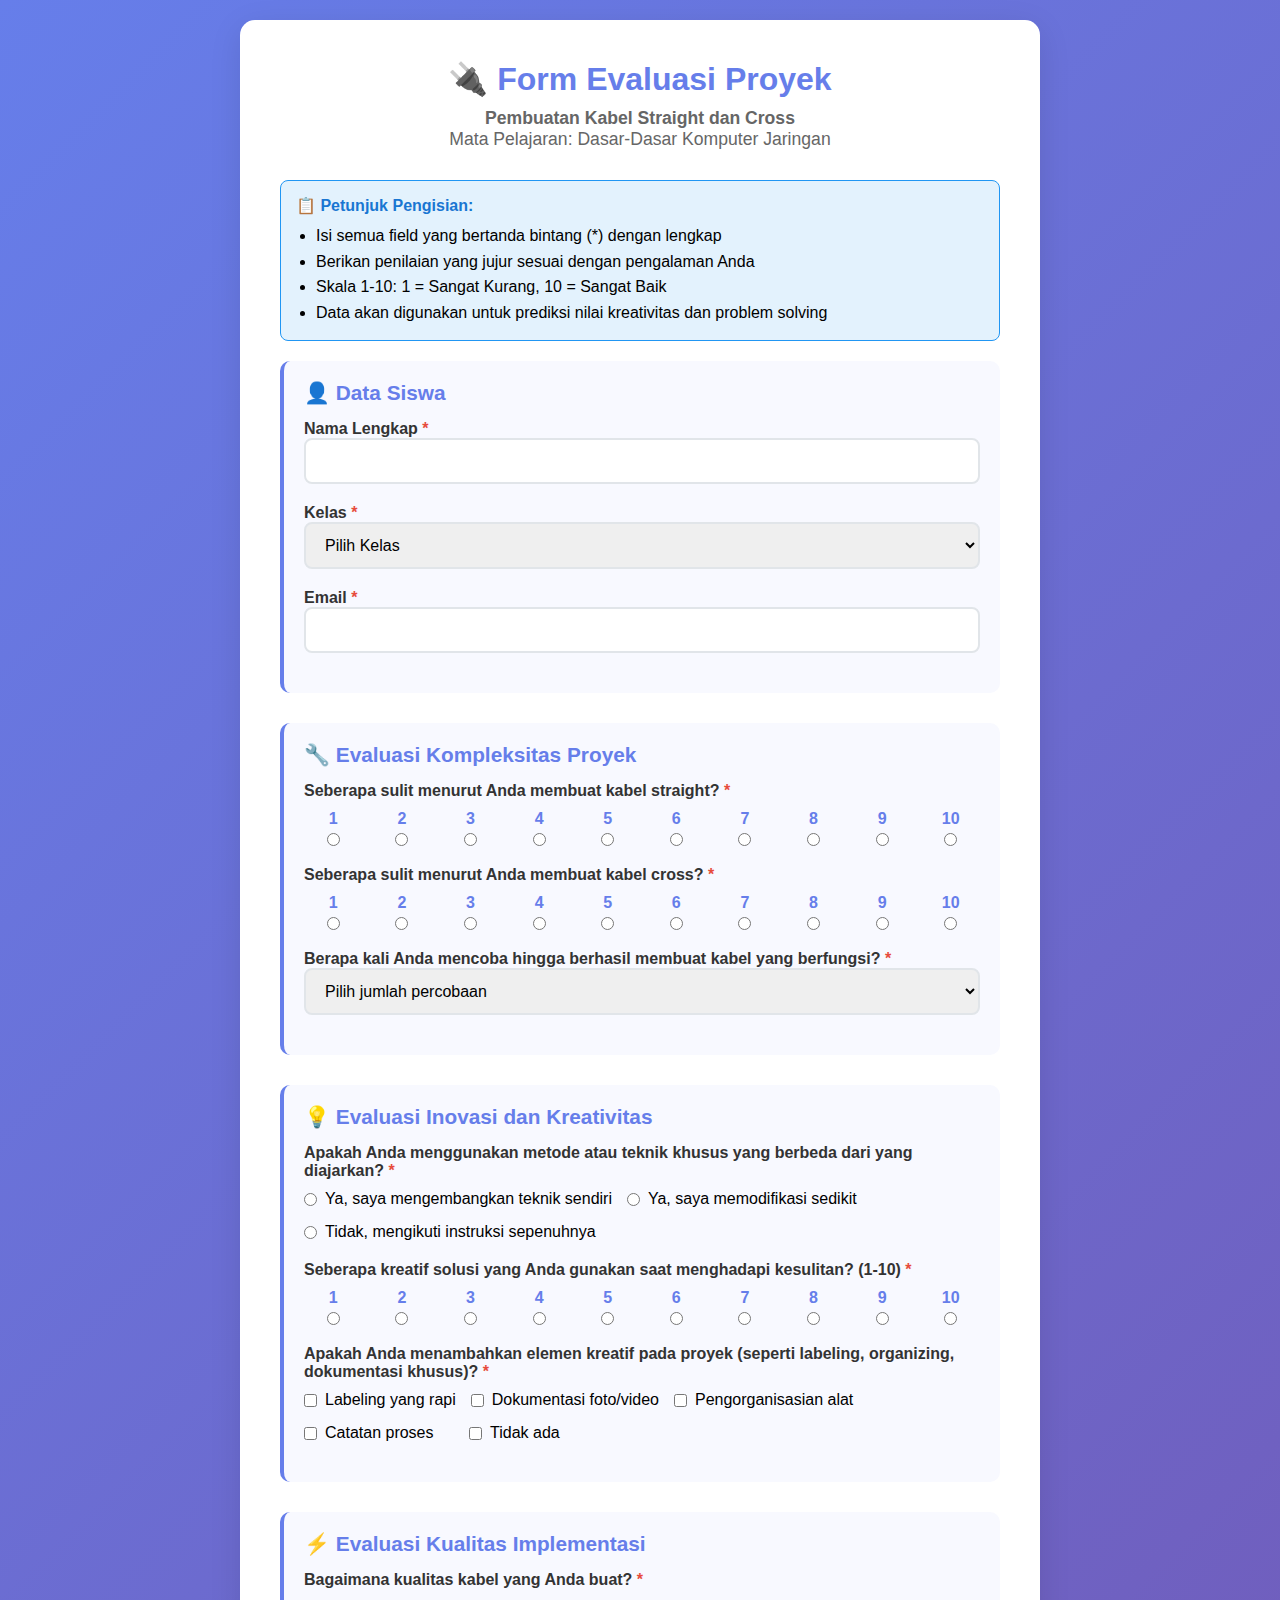
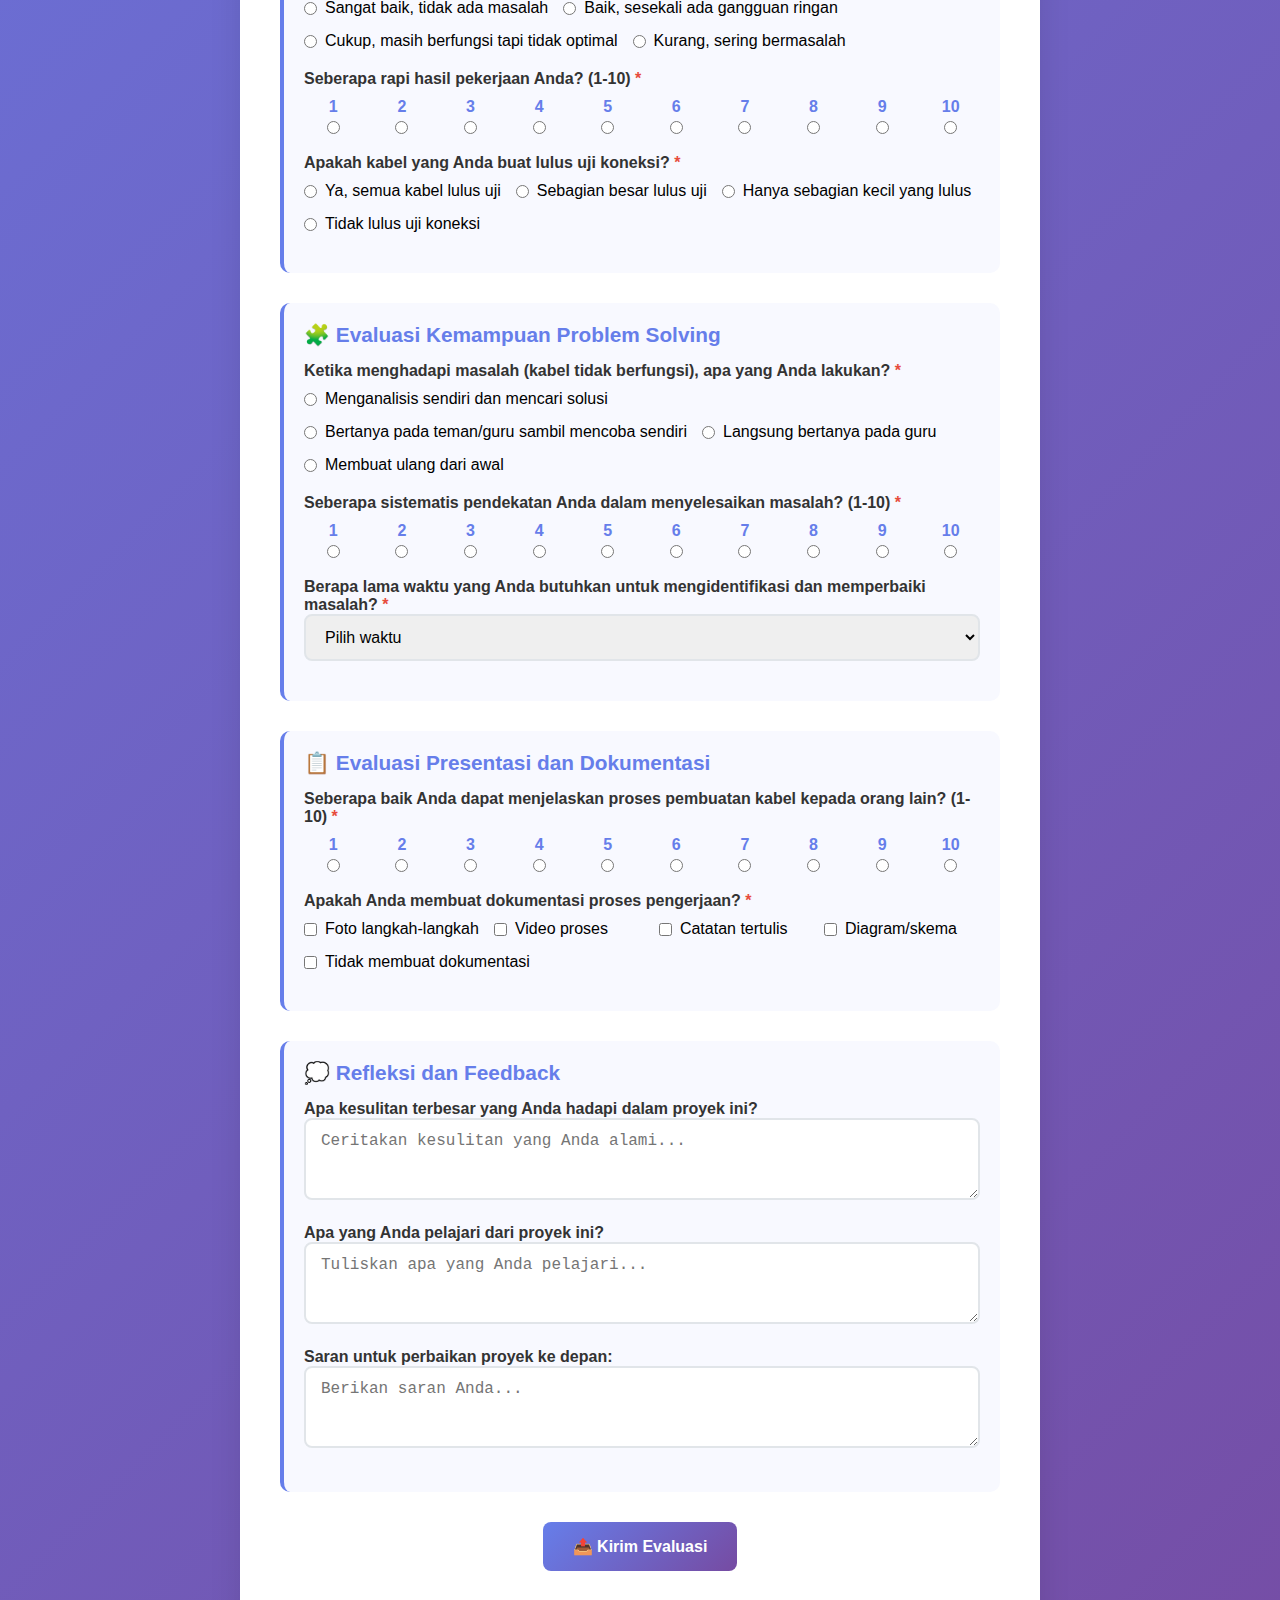
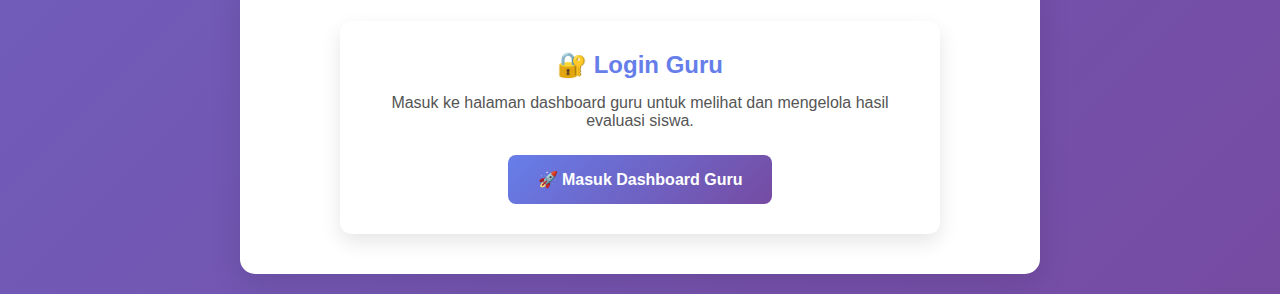
<file: form.html>
<!DOCTYPE html>
<html lang="id">
<head>
    <meta charset="UTF-8">
    <meta name="viewport" content="width=device-width, initial-scale=1.0">
    <title>Form Evaluasi Proyek - Pembuatan Kabel Straight dan Cross</title>
    <style>
        * {
            margin: 0;
            padding: 0;
            box-sizing: border-box;
        }
        
        body {
            font-family: 'Segoe UI', Tahoma, Geneva, Verdana, sans-serif;
            background: linear-gradient(135deg, #667eea 0%, #764ba2 100%);
            min-height: 100vh;
            padding: 20px;
        }
        
        .form-container {
            max-width: 800px;
            margin: 0 auto;
            background: white;
            border-radius: 15px;
            box-shadow: 0 8px 32px rgba(0,0,0,0.1);
            padding: 40px;
        }
        
        .form-header {
            text-align: center;
            margin-bottom: 30px;
        }
        
        .form-header h1 {
            color: #667eea;
            margin-bottom: 10px;
            font-size: 2em;
        }
        
        .form-header p {
            color: #666;
            font-size: 1.1em;
        }
        
        .section {
            margin-bottom: 30px;
            padding: 20px;
            background: #f8f9ff;
            border-radius: 10px;
            border-left: 4px solid #667eea;
        }
        
        .section-title {
            color: #667eea;
            font-size: 1.3em;
            margin-bottom: 15px;
            font-weight: bold;
        }
        
        .question-group {
            margin-bottom: 20px;
        }
        
        .question {
            font-weight: 600;
            margin-bottom: 10px;
            color: #333;
        }
        
        .required {
            color: #e74c3c;
        }
        
        input[type="text"], input[type="email"], textarea, select {
            width: 100%;
            padding: 12px 15px;
            border: 2px solid #e1e5e9;
            border-radius: 8px;
            font-size: 16px;
            transition: border-color 0.3s ease;
        }
        
        input:focus, textarea:focus, select:focus {
            outline: none;
            border-color: #667eea;
            box-shadow: 0 0 0 3px rgba(102, 126, 234, 0.1);
        }
        
        .radio-group, .checkbox-group {
            display: flex;
            flex-wrap: wrap;
            gap: 15px;
            margin-top: 10px;
        }
        
        .radio-item, .checkbox-item {
            display: flex;
            align-items: center;
            gap: 8px;
            min-width: 150px;
        }
        
        .scale-group {
            display: grid;
            grid-template-columns: repeat(10, 1fr);
            gap: 10px;
            margin-top: 10px;
            text-align: center;
        }
        
        .scale-item {
            display: flex;
            flex-direction: column;
            align-items: center;
            gap: 5px;
        }
        
        .scale-number {
            font-weight: bold;
            color: #667eea;
        }
        
        .btn {
            background: linear-gradient(135deg, #667eea 0%, #764ba2 100%);
            color: white;
            border: none;
            padding: 15px 30px;
            border-radius: 8px;
            font-size: 16px;
            font-weight: 600;
            cursor: pointer;
            transition: transform 0.3s ease;
            display: block;
            margin: 30px auto 0;
        }
        
        .btn:hover {
            transform: translateY(-2px);
            box-shadow: 0 5px 15px rgba(0,0,0,0.2);
        }
        
        .info-box {
            background: #e3f2fd;
            border: 1px solid #2196f3;
            border-radius: 8px;
            padding: 15px;
            margin: 20px 0;
        }
        
        .info-box h4 {
            color: #1976d2;
            margin-bottom: 8px;
        }
        
        @media (max-width: 768px) {
            .form-container {
                padding: 20px;
            }
            
            .scale-group {
                grid-template-columns: repeat(5, 1fr);
            }
            
            .radio-group, .checkbox-group {
                flex-direction: column;
                gap: 10px;
            }
        }
        
        .success-message {
            display: none;
            background: #d4edda;
            border: 1px solid #c3e6cb;
            color: #155724;
            padding: 20px;
            border-radius: 8px;
            text-align: center;
            margin-top: 20px;
        }
    </style>
</head>
<body>
    <div class="form-container">
        <div class="form-header">
            <h1>🔌 Form Evaluasi Proyek</h1>
            <p><strong>Pembuatan Kabel Straight dan Cross</strong></p>
            <p>Mata Pelajaran: Dasar-Dasar Komputer Jaringan</p>
        </div>
        
        <div class="info-box">
            <h4>📋 Petunjuk Pengisian:</h4>
            <ul style="margin-left: 20px; line-height: 1.6;">
                <li>Isi semua field yang bertanda bintang (*) dengan lengkap</li>
                <li>Berikan penilaian yang jujur sesuai dengan pengalaman Anda</li>
                <li>Skala 1-10: 1 = Sangat Kurang, 10 = Sangat Baik</li>
                <li>Data akan digunakan untuk prediksi nilai kreativitas dan problem solving</li>
            </ul>
        </div>

        <form id="evaluationForm">
            <!-- Data Siswa -->
            <div class="section">
                <h3 class="section-title">👤 Data Siswa</h3>
                
                <div class="question-group">
                    <label class="question">Nama Lengkap <span class="required">*</span></label>
                    <input type="text" name="nama" required>
                </div>
                
                <div class="question-group">
                    <label class="question">Kelas <span class="required">*</span></label>
                    <select name="kelas" required>
                        <option value="">Pilih Kelas</option>
                        <option value="X TKJ 1">X TKJ 1</option>
                        <option value="X TKJ 2">X TKJ 2</option>
                        <option value="X TKJ 3">X TKJ 3</option>
                        <option value="XI TKJ 1">XI TKJ 1</option>
                        <option value="XI TKJ 2">XI TKJ 2</option>
                    </select>
                </div>
                
                <div class="question-group">
                    <label class="question">Email <span class="required">*</span></label>
                    <input type="email" name="email" required>
                </div>
            </div>

            <!-- Evaluasi Kompleksitas Proyek -->
            <div class="section">
                <h3 class="section-title">🔧 Evaluasi Kompleksitas Proyek</h3>
                
                <div class="question-group">
                    <label class="question">Seberapa sulit menurut Anda membuat kabel straight? <span class="required">*</span></label>
                    <div class="scale-group">
                        <div class="scale-item"><div class="scale-number">1</div><input type="radio" name="kesulitan_straight" value="1" required></div>
                        <div class="scale-item"><div class="scale-number">2</div><input type="radio" name="kesulitan_straight" value="2" required></div>
                        <div class="scale-item"><div class="scale-number">3</div><input type="radio" name="kesulitan_straight" value="3" required></div>
                        <div class="scale-item"><div class="scale-number">4</div><input type="radio" name="kesulitan_straight" value="4" required></div>
                        <div class="scale-item"><div class="scale-number">5</div><input type="radio" name="kesulitan_straight" value="5" required></div>
                        <div class="scale-item"><div class="scale-number">6</div><input type="radio" name="kesulitan_straight" value="6" required></div>
                        <div class="scale-item"><div class="scale-number">7</div><input type="radio" name="kesulitan_straight" value="7" required></div>
                        <div class="scale-item"><div class="scale-number">8</div><input type="radio" name="kesulitan_straight" value="8" required></div>
                        <div class="scale-item"><div class="scale-number">9</div><input type="radio" name="kesulitan_straight" value="9" required></div>
                        <div class="scale-item"><div class="scale-number">10</div><input type="radio" name="kesulitan_straight" value="10" required></div>
                    </div>
                </div>
                
                <div class="question-group">
                    <label class="question">Seberapa sulit menurut Anda membuat kabel cross? <span class="required">*</span></label>
                    <div class="scale-group">
                        <div class="scale-item"><div class="scale-number">1</div><input type="radio" name="kesulitan_cross" value="1" required></div>
                        <div class="scale-item"><div class="scale-number">2</div><input type="radio" name="kesulitan_cross" value="2" required></div>
                        <div class="scale-item"><div class="scale-number">3</div><input type="radio" name="kesulitan_cross" value="3" required></div>
                        <div class="scale-item"><div class="scale-number">4</div><input type="radio" name="kesulitan_cross" value="4" required></div>
                        <div class="scale-item"><div class="scale-number">5</div><input type="radio" name="kesulitan_cross" value="5" required></div>
                        <div class="scale-item"><div class="scale-number">6</div><input type="radio" name="kesulitan_cross" value="6" required></div>
                        <div class="scale-item"><div class="scale-number">7</div><input type="radio" name="kesulitan_cross" value="7" required></div>
                        <div class="scale-item"><div class="scale-number">8</div><input type="radio" name="kesulitan_cross" value="8" required></div>
                        <div class="scale-item"><div class="scale-number">9</div><input type="radio" name="kesulitan_cross" value="9" required></div>
                        <div class="scale-item"><div class="scale-number">10</div><input type="radio" name="kesulitan_cross" value="10" required></div>
                    </div>
                </div>
                
                <div class="question-group">
                    <label class="question">Berapa kali Anda mencoba hingga berhasil membuat kabel yang berfungsi? <span class="required">*</span></label>
                    <select name="jumlah_percobaan" required>
                        <option value="">Pilih jumlah percobaan</option>
                        <option value="1">1 kali (langsung berhasil)</option>
                        <option value="2">2 kali</option>
                        <option value="3">3 kali</option>
                        <option value="4">4 kali</option>
                        <option value="5">5 kali atau lebih</option>
                    </select>
                </div>
            </div>

            <!-- Evaluasi Inovasi dan Kreativitas -->
            <div class="section">
                <h3 class="section-title">💡 Evaluasi Inovasi dan Kreativitas</h3>
                
                <div class="question-group">
                    <label class="question">Apakah Anda menggunakan metode atau teknik khusus yang berbeda dari yang diajarkan? <span class="required">*</span></label>
                    <div class="radio-group">
                        <div class="radio-item"><input type="radio" name="metode_khusus" value="Ya, saya mengembangkan teknik sendiri" required> Ya, saya mengembangkan teknik sendiri</div>
                        <div class="radio-item"><input type="radio" name="metode_khusus" value="Ya, saya memodifikasi sedikit" required> Ya, saya memodifikasi sedikit</div>
                        <div class="radio-item"><input type="radio" name="metode_khusus" value="Tidak, mengikuti instruksi sepenuhnya" required> Tidak, mengikuti instruksi sepenuhnya</div>
                    </div>
                </div>
                
                <div class="question-group">
                    <label class="question">Seberapa kreatif solusi yang Anda gunakan saat menghadapi kesulitan? (1-10) <span class="required">*</span></label>
                    <div class="scale-group">
                        <div class="scale-item"><div class="scale-number">1</div><input type="radio" name="kreativitas_solusi" value="1" required></div>
                        <div class="scale-item"><div class="scale-number">2</div><input type="radio" name="kreativitas_solusi" value="2" required></div>
                        <div class="scale-item"><div class="scale-number">3</div><input type="radio" name="kreativitas_solusi" value="3" required></div>
                        <div class="scale-item"><div class="scale-number">4</div><input type="radio" name="kreativitas_solusi" value="4" required></div>
                        <div class="scale-item"><div class="scale-number">5</div><input type="radio" name="kreativitas_solusi" value="5" required></div>
                        <div class="scale-item"><div class="scale-number">6</div><input type="radio" name="kreativitas_solusi" value="6" required></div>
                        <div class="scale-item"><div class="scale-number">7</div><input type="radio" name="kreativitas_solusi" value="7" required></div>
                        <div class="scale-item"><div class="scale-number">8</div><input type="radio" name="kreativitas_solusi" value="8" required></div>
                        <div class="scale-item"><div class="scale-number">9</div><input type="radio" name="kreativitas_solusi" value="9" required></div>
                        <div class="scale-item"><div class="scale-number">10</div><input type="radio" name="kreativitas_solusi" value="10" required></div>
                    </div>
                </div>
                
                <div class="question-group">
                    <label class="question">Apakah Anda menambahkan elemen kreatif pada proyek (seperti labeling, organizing, dokumentasi khusus)? <span class="required">*</span></label>
                    <div class="checkbox-group">
                        <div class="checkbox-item"><input type="checkbox" name="elemen_kreatif" value="Labeling yang rapi"> Labeling yang rapi</div>
                        <div class="checkbox-item"><input type="checkbox" name="elemen_kreatif" value="Dokumentasi foto/video"> Dokumentasi foto/video</div>
                        <div class="checkbox-item"><input type="checkbox" name="elemen_kreatif" value="Pengorganisasian alat"> Pengorganisasian alat</div>
                        <div class="checkbox-item"><input type="checkbox" name="elemen_kreatif" value="Catatan proses"> Catatan proses</div>
                        <div class="checkbox-item"><input type="checkbox" name="elemen_kreatif" value="Tidak ada"> Tidak ada</div>
                    </div>
                </div>
            </div>

            <!-- Evaluasi Kualitas Implementasi -->
            <div class="section">
                <h3 class="section-title">⚡ Evaluasi Kualitas Implementasi</h3>
                
                <div class="question-group">
                    <label class="question">Bagaimana kualitas kabel yang Anda buat? <span class="required">*</span></label>
                    <div class="radio-group">
                        <div class="radio-item"><input type="radio" name="kualitas_kabel" value="Sangat baik, tidak ada masalah" required> Sangat baik, tidak ada masalah</div>
                        <div class="radio-item"><input type="radio" name="kualitas_kabel" value="Baik, sesekali ada gangguan ringan" required> Baik, sesekali ada gangguan ringan</div>
                        <div class="radio-item"><input type="radio" name="kualitas_kabel" value="Cukup, masih berfungsi tapi tidak optimal" required> Cukup, masih berfungsi tapi tidak optimal</div>
                        <div class="radio-item"><input type="radio" name="kualitas_kabel" value="Kurang, sering bermasalah" required> Kurang, sering bermasalah</div>
                    </div>
                </div>
                
                <div class="question-group">
                    <label class="question">Seberapa rapi hasil pekerjaan Anda? (1-10) <span class="required">*</span></label>
                    <div class="scale-group">
                        <div class="scale-item"><div class="scale-number">1</div><input type="radio" name="kerapian" value="1" required></div>
                        <div class="scale-item"><div class="scale-number">2</div><input type="radio" name="kerapian" value="2" required></div>
                        <div class="scale-item"><div class="scale-number">3</div><input type="radio" name="kerapian" value="3" required></div>
                        <div class="scale-item"><div class="scale-number">4</div><input type="radio" name="kerapian" value="4" required></div>
                        <div class="scale-item"><div class="scale-number">5</div><input type="radio" name="kerapian" value="5" required></div>
                        <div class="scale-item"><div class="scale-number">6</div><input type="radio" name="kerapian" value="6" required></div>
                        <div class="scale-item"><div class="scale-number">7</div><input type="radio" name="kerapian" value="7" required></div>
                        <div class="scale-item"><div class="scale-number">8</div><input type="radio" name="kerapian" value="8" required></div>
                        <div class="scale-item"><div class="scale-number">9</div><input type="radio" name="kerapian" value="9" required></div>
                        <div class="scale-item"><div class="scale-number">10</div><input type="radio" name="kerapian" value="10" required></div>
                    </div>
                </div>
                
                <div class="question-group">
                    <label class="question">Apakah kabel yang Anda buat lulus uji koneksi? <span class="required">*</span></label>
                    <div class="radio-group">
                        <div class="radio-item"><input type="radio" name="uji_koneksi" value="Ya, semua kabel lulus uji" required> Ya, semua kabel lulus uji</div>
                        <div class="radio-item"><input type="radio" name="uji_koneksi" value="Sebagian besar lulus uji" required> Sebagian besar lulus uji</div>
                        <div class="radio-item"><input type="radio" name="uji_koneksi" value="Hanya sebagian kecil yang lulus" required> Hanya sebagian kecil yang lulus</div>
                        <div class="radio-item"><input type="radio" name="uji_koneksi" value="Tidak lulus uji koneksi" required> Tidak lulus uji koneksi</div>
                    </div>
                </div>
            </div>

            <!-- Evaluasi Problem Solving -->
            <div class="section">
                <h3 class="section-title">🧩 Evaluasi Kemampuan Problem Solving</h3>
                
                <div class="question-group">
                    <label class="question">Ketika menghadapi masalah (kabel tidak berfungsi), apa yang Anda lakukan? <span class="required">*</span></label>
                    <div class="radio-group">
                        <div class="radio-item"><input type="radio" name="strategi_masalah" value="Menganalisis sendiri dan mencari solusi" required> Menganalisis sendiri dan mencari solusi</div>
                        <div class="radio-item"><input type="radio" name="strategi_masalah" value="Bertanya pada teman/guru sambil mencoba sendiri" required> Bertanya pada teman/guru sambil mencoba sendiri</div>
                        <div class="radio-item"><input type="radio" name="strategi_masalah" value="Langsung bertanya pada guru" required> Langsung bertanya pada guru</div>
                        <div class="radio-item"><input type="radio" name="strategi_masalah" value="Membuat ulang dari awal" required> Membuat ulang dari awal</div>
                    </div>
                </div>
                
                <div class="question-group">
                    <label class="question">Seberapa sistematis pendekatan Anda dalam menyelesaikan masalah? (1-10) <span class="required">*</span></label>
                    <div class="scale-group">
                        <div class="scale-item"><div class="scale-number">1</div><input type="radio" name="pendekatan_sistematis" value="1" required></div>
                        <div class="scale-item"><div class="scale-number">2</div><input type="radio" name="pendekatan_sistematis" value="2" required></div>
                        <div class="scale-item"><div class="scale-number">3</div><input type="radio" name="pendekatan_sistematis" value="3" required></div>
                        <div class="scale-item"><div class="scale-number">4</div><input type="radio" name="pendekatan_sistematis" value="4" required></div>
                        <div class="scale-item"><div class="scale-number">5</div><input type="radio" name="pendekatan_sistematis" value="5" required></div>
                        <div class="scale-item"><div class="scale-number">6</div><input type="radio" name="pendekatan_sistematis" value="6" required></div>
                        <div class="scale-item"><div class="scale-number">7</div><input type="radio" name="pendekatan_sistematis" value="7" required></div>
                        <div class="scale-item"><div class="scale-number">8</div><input type="radio" name="pendekatan_sistematis" value="8" required></div>
                        <div class="scale-item"><div class="scale-number">9</div><input type="radio" name="pendekatan_sistematis" value="9" required></div>
                        <div class="scale-item"><div class="scale-number">10</div><input type="radio" name="pendekatan_sistematis" value="10" required></div>
                    </div>
                </div>
                
                <div class="question-group">
                    <label class="question">Berapa lama waktu yang Anda butuhkan untuk mengidentifikasi dan memperbaiki masalah? <span class="required">*</span></label>
                    <select name="waktu_debugging" required>
                        <option value="">Pilih waktu</option>
                        <option value="Kurang dari 5 menit">Kurang dari 5 menit</option>
                        <option value="5-15 menit">5-15 menit</option>
                        <option value="15-30 menit">15-30 menit</option>
                        <option value="30-60 menit">30-60 menit</option>
                        <option value="Lebih dari 1 jam">Lebih dari 1 jam</option>
                    </select>
                </div>
            </div>

            <!-- Evaluasi Presentasi dan Dokumentasi -->
            <div class="section">
                <h3 class="section-title">📋 Evaluasi Presentasi dan Dokumentasi</h3>
                
                <div class="question-group">
                    <label class="question">Seberapa baik Anda dapat menjelaskan proses pembuatan kabel kepada orang lain? (1-10) <span class="required">*</span></label>
                    <div class="scale-group">
                        <div class="scale-item"><div class="scale-number">1</div><input type="radio" name="kemampuan_menjelaskan" value="1" required></div>
                        <div class="scale-item"><div class="scale-number">2</div><input type="radio" name="kemampuan_menjelaskan" value="2" required></div>
                        <div class="scale-item"><div class="scale-number">3</div><input type="radio" name="kemampuan_menjelaskan" value="3" required></div>
                        <div class="scale-item"><div class="scale-number">4</div><input type="radio" name="kemampuan_menjelaskan" value="4" required></div>
                        <div class="scale-item"><div class="scale-number">5</div><input type="radio" name="kemampuan_menjelaskan" value="5" required></div>
                        <div class="scale-item"><div class="scale-number">6</div><input type="radio" name="kemampuan_menjelaskan" value="6" required></div>
                        <div class="scale-item"><div class="scale-number">7</div><input type="radio" name="kemampuan_menjelaskan" value="7" required></div>
                        <div class="scale-item"><div class="scale-number">8</div><input type="radio" name="kemampuan_menjelaskan" value="8" required></div>
                        <div class="scale-item"><div class="scale-number">9</div><input type="radio" name="kemampuan_menjelaskan" value="9" required></div>
                        <div class="scale-item"><div class="scale-number">10</div><input type="radio" name="kemampuan_menjelaskan" value="10" required></div>
                    </div>
                </div>
                
                <div class="question-group">
                    <label class="question">Apakah Anda membuat dokumentasi proses pengerjaan? <span class="required">*</span></label>
                    <div class="checkbox-group">
                        <div class="checkbox-item"><input type="checkbox" name="dokumentasi" value="Foto langkah-langkah"> Foto langkah-langkah</div>
                        <div class="checkbox-item"><input type="checkbox" name="dokumentasi" value="Video proses"> Video proses</div>
                        <div class="checkbox-item"><input type="checkbox" name="dokumentasi" value="Catatan tertulis"> Catatan tertulis</div>
                        <div class="checkbox-item"><input type="checkbox" name="dokumentasi" value="Diagram/skema"> Diagram/skema</div>
                        <div class="checkbox-item"><input type="checkbox" name="dokumentasi" value="Tidak membuat dokumentasi"> Tidak membuat dokumentasi</div>
                    </div>
                </div>
            </div>

            <!-- Refleksi dan Feedback -->
            <div class="section">
                <h3 class="section-title">💭 Refleksi dan Feedback</h3>
                
                <div class="question-group">
                    <label class="question">Apa kesulitan terbesar yang Anda hadapi dalam proyek ini?</label>
                    <textarea name="kesulitan_terbesar" rows="3" placeholder="Ceritakan kesulitan yang Anda alami..."></textarea>
                </div>
                
                <div class="question-group">
                    <label class="question">Apa yang Anda pelajari dari proyek ini?</label>
                    <textarea name="pembelajaran" rows="3" placeholder="Tuliskan apa yang Anda pelajari..."></textarea>
                </div>
                
                <div class="question-group">
                    <label class="question">Saran untuk perbaikan proyek ke depan:</label>
                    <textarea name="saran" rows="3" placeholder="Berikan saran Anda..."></textarea>
                </div>
            </div>

            <button type="submit" class="btn">📤 Kirim Evaluasi</button>
            
            <div id="successMessage" class="success-message">
                <h3>✅ Evaluasi Berhasil Dikirim!</h3>
                <p>Terima kasih telah mengisi form evaluasi. Data Anda akan diproses untuk prediksi nilai kreativitas dan problem solving.</p>
            </div>
        </form>
        
        <!-- Section Login Guru -->
<section style="margin-top: 50px; text-align: center;">
    <div style="
        background: white;
        padding: 30px;
        border-radius: 12px;
        max-width: 600px;
        margin: auto;
        box-shadow: 0 8px 20px rgba(0,0,0,0.1);
    ">
        <h2 style="color: #667eea; margin-bottom: 15px;">🔐 Login Guru</h2>
        <p style="color: #555; margin-bottom: 25px;">
            Masuk ke halaman dashboard guru untuk melihat dan mengelola hasil evaluasi siswa.
        </p>
        <a href="manual.html" style="
            display: inline-block;
            background: linear-gradient(135deg, #667eea 0%, #764ba2 100%);
            color: white;
            padding: 15px 30px;
            border-radius: 8px;
            font-weight: 600;
            text-decoration: none;
            transition: transform 0.2s ease;
        " onmouseover="this.style.transform='scale(1.05)'" onmouseout="this.style.transform='scale(1)'">
            🚀 Masuk Dashboard Guru
        </a>
    </div>
</section>


    </div>
    <script>
        document.getElementById("evaluationForm").addEventListener("submit", async function (e) {
            e.preventDefault();
            const form = e.target;
            const formData = new FormData(form);
        
            function getRadioValue(name) {
                const checked = form.querySelector(`input[name="${name}"]:checked`);
                return checked ? checked.value : null;
            }
        
            function getCheckboxValues(name) {
                return Array.from(form.querySelectorAll(`input[name="${name}"]:checked`))
                            .map(cb => cb.value);
            }
        
            const data = {
                nama: formData.get("nama"),
                kelas: formData.get("kelas"),
                email: formData.get("email"),
                kesulitan_straight: parseInt(getRadioValue("kesulitan_straight")),
                kesulitan_cross: parseInt(getRadioValue("kesulitan_cross")),
                jumlah_percobaan: formData.get("jumlah_percobaan"),
                metode_khusus: getRadioValue("metode_khusus"),
                kreativitas_solusi: parseInt(getRadioValue("kreativitas_solusi")),
                elemen_kreatif: getCheckboxValues("elemen_kreatif"),
                kualitas_kabel: getRadioValue("kualitas_kabel"),
                kerapian: parseInt(getRadioValue("kerapian")),
                uji_koneksi: getRadioValue("uji_koneksi"),
                strategi_masalah: getRadioValue("strategi_masalah"),
                pendekatan_sistematis: parseInt(getRadioValue("pendekatan_sistematis")),
                waktu_debugging: formData.get("waktu_debugging"),
                kemampuan_menjelaskan: parseInt(getRadioValue("kemampuan_menjelaskan")),
                dokumentasi: getCheckboxValues("dokumentasi"),
                kesulitan_terbesar: formData.get("kesulitan_terbesar"),
                pembelajaran: formData.get("pembelajaran"),
                saran: formData.get("saran"),
            };
        
            console.log("Data dikirim:", data);
        
            try {
                const response = await fetch("http://127.0.0.1:8000/form", {
                    method: "POST",
                    headers: { "Content-Type": "application/json" },
                    body: JSON.stringify(data)
                });
        
                if (!response.ok) throw new Error("Gagal mengirim");
        
                const result = await response.json();
                document.getElementById("successMessage").style.display = "block";
                form.reset();
        
            } catch (error) {
                alert("❌ Gagal mengirim data. Silakan cek kembali koneksi atau format input.");
                console.error(error);
            }
        });

        </script>
        

</body>
</file>
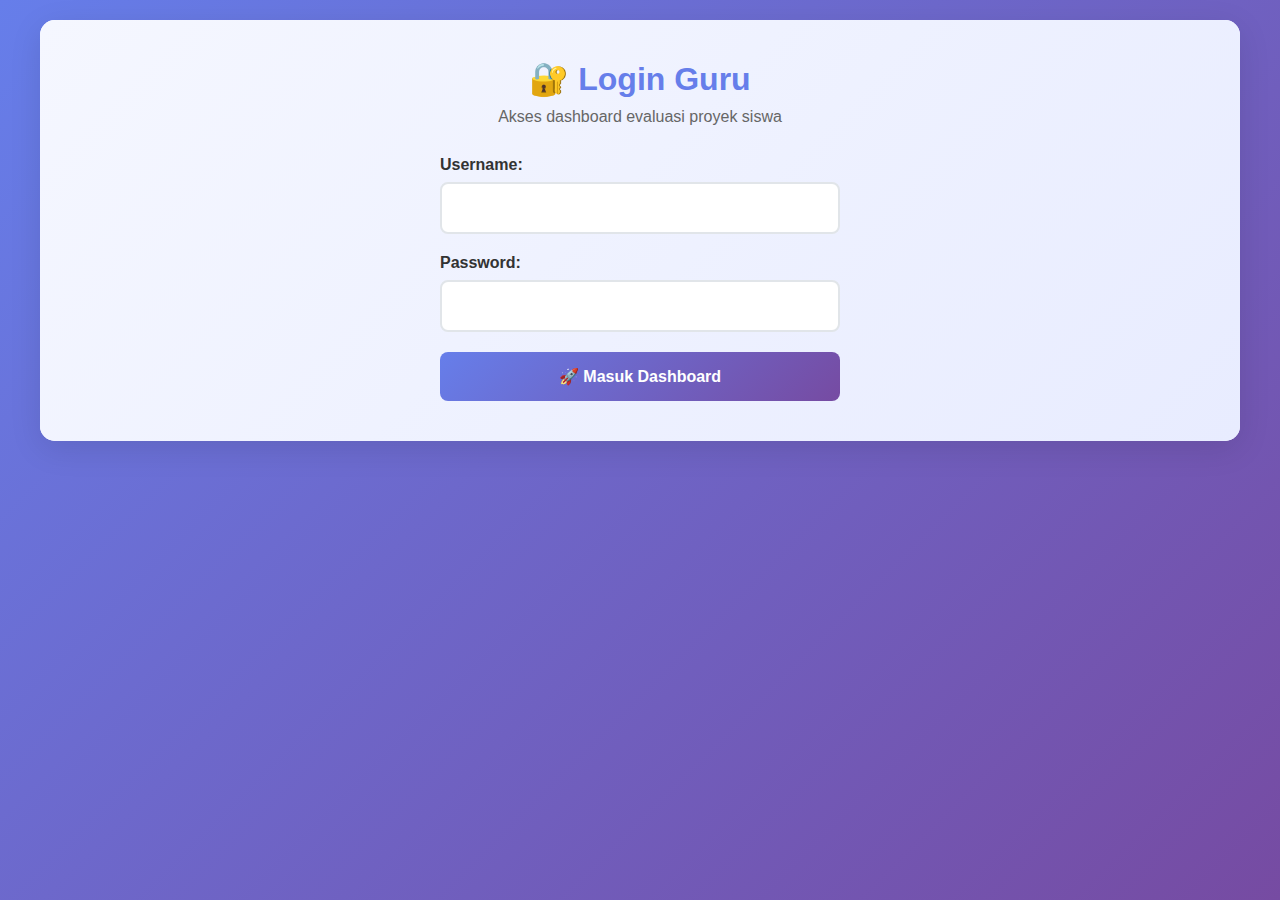
<file: manual.html>
<!DOCTYPE html>
<html lang="id">
<head>
    <meta charset="UTF-8">
    <meta name="viewport" content="width=device-width, initial-scale=1.0">
    <title>Dashboard Guru - Evaluasi Proyek</title>
    <style>
        * {
            margin: 0;
            padding: 0;
            box-sizing: border-box;
        }
        
        body {
            font-family: 'Segoe UI', Tahoma, Geneva, Verdana, sans-serif;
            background: linear-gradient(135deg, #667eea 0%, #764ba2 100%);
            min-height: 100vh;
            padding: 20px;
        }
        
        .container {
            max-width: 1200px;
            margin: 0 auto;
            background: white;
            border-radius: 15px;
            box-shadow: 0 8px 32px rgba(0,0,0,0.1);
            overflow: hidden;
        }
        
        /* Login Section */
        .login-section {
            padding: 40px;
            text-align: center;
            background: linear-gradient(135deg, #f5f7ff 0%, #e8ecff 100%);
        }
        
        .login-section h1 {
            color: #667eea;
            margin-bottom: 10px;
            font-size: 2em;
        }
        
        .login-section p {
            color: #666;
            margin-bottom: 30px;
        }
        
        .login-form {
            max-width: 400px;
            margin: 0 auto;
        }
        
        .form-group {
            margin-bottom: 20px;
            text-align: left;
        }
        
        .form-group label {
            display: block;
            margin-bottom: 8px;
            font-weight: 600;
            color: #333;
        }
        
        .form-group input {
            width: 100%;
            padding: 15px;
            border: 2px solid #e1e5e9;
            border-radius: 8px;
            font-size: 16px;
            transition: border-color 0.3s ease;
        }
        
        .form-group input:focus {
            outline: none;
            border-color: #667eea;
            box-shadow: 0 0 0 3px rgba(102, 126, 234, 0.1);
        }
        
        .btn-login {
            background: linear-gradient(135deg, #667eea 0%, #764ba2 100%);
            color: white;
            border: none;
            padding: 15px 30px;
            border-radius: 8px;
            font-size: 16px;
            font-weight: 600;
            cursor: pointer;
            transition: transform 0.3s ease;
            width: 100%;
        }
        
        .btn-login:hover {
            transform: translateY(-2px);
            box-shadow: 0 5px 15px rgba(0,0,0,0.2);
        }
        
        .error-message {
            color: #e74c3c;
            margin-top: 10px;
            padding: 10px;
            background: #fdf2f2;
            border-radius: 5px;
            display: none;
        }
        
        /* Dashboard Section */
        .dashboard-section {
            display: none;
            padding: 40px;
        }
        
        .dashboard-header {
            display: flex;
            justify-content: between;
            align-items: center;
            margin-bottom: 30px;
            padding-bottom: 20px;
            border-bottom: 2px solid #e1e5e9;
        }
        
        .dashboard-title {
            color: #667eea;
            font-size: 2em;
            margin-bottom: 5px;
        }
        
        .logout-btn {
            background: #dc3545;
            color: white;
            border: none;
            padding: 10px 20px;
            border-radius: 5px;
            cursor: pointer;
            font-weight: 600;
            margin-left: auto;
        }
        
        .logout-btn:hover {
            background: #c82333;
        }
        
        .filters {
            display: flex;
            gap: 20px;
            margin-bottom: 30px;
            flex-wrap: wrap;
            align-items: center;
        }
        
        .filter-group {
            display: flex;
            flex-direction: column;
            gap: 5px;
        }
        
        .filter-group label {
            font-weight: 600;
            color: #333;
        }
        
        .filter-group select {
            padding: 10px;
            border: 2px solid #e1e5e9;
            border-radius: 5px;
            min-width: 150px;
        }
        
        .export-btn {
            background: #28a745;
            color: white;
            border: none;
            padding: 10px 20px;
            border-radius: 5px;
            cursor: pointer;
            font-weight: 600;
            margin-left: auto;
        }
        
        .export-btn:hover {
            background: #218838;
        }
        
        .stats-grid {
            display: grid;
            grid-template-columns: repeat(auto-fit, minmax(250px, 1fr));
            gap: 20px;
            margin-bottom: 30px;
        }
        
        .stat-card {
            background: linear-gradient(135deg, #f8f9ff 0%, #e8ecff 100%);
            padding: 20px;
            border-radius: 10px;
            border-left: 4px solid #667eea;
        }
        
        .stat-card h3 {
            color: #667eea;
            margin-bottom: 10px;
        }
        
        .stat-card .stat-number {
            font-size: 2em;
            font-weight: bold;
            color: #333;
        }
        
        .data-table {
            background: white;
            border-radius: 10px;
            overflow: hidden;
            box-shadow: 0 2px 10px rgba(0,0,0,0.1);
        }
        
        .table-header {
            background: #667eea;
            color: white;
            padding: 20px;
            font-weight: 600;
        }
        
        .table-content {
            max-height: 600px;
            overflow-y: auto;
        }
        
        table {
            width: 100%;
            border-collapse: collapse;
        }
        
        th, td {
            padding: 15px;
            text-align: left;
            border-bottom: 1px solid #e1e5e9;
        }
        
        th {
            background: #f8f9ff;
            font-weight: 600;
            color: #333;
            position: sticky;
            top: 0;
            z-index: 10;
        }
        
        tr:nth-child(even) {
            background: #f8f9ff;
        }
        
        tr:hover {
            background: #e8ecff;
        }
        
        .score-input {
            width: 60px;
            padding: 5px;
            border: 1px solid #ddd;
            border-radius: 3px;
            text-align: center;
        }
        
        .score-input:focus {
            outline: none;
            border-color: #667eea;
        }
        
        .save-scores-btn {
            background: #17a2b8;
            color: white;
            border: none;
            padding: 10px 20px;
            border-radius: 5px;
            cursor: pointer;
            font-weight: 600;
            margin: 20px 0;
        }
        
        .save-scores-btn:hover {
            background: #138496;
        }
        
        .indicator-badge {
            padding: 3px 8px;
            border-radius: 12px;
            font-size: 12px;
            font-weight: 600;
        }
        
        .badge-high {
            background: #d4edda;
            color: #155724;
        }
        
        .badge-medium {
            background: #fff3cd;
            color: #856404;
        }
        
        .badge-low {
            background: #f8d7da;
            color: #721c24;
        }
        
        .detail-modal {
            display: none;
            position: fixed;
            top: 0;
            left: 0;
            width: 100%;
            height: 100%;
            background: rgba(0,0,0,0.5);
            z-index: 1000;
        }
        
        .modal-content {
            position: absolute;
            top: 50%;
            left: 50%;
            transform: translate(-50%, -50%);
            background: white;
            padding: 30px;
            border-radius: 10px;
            max-width: 600px;
            max-height: 80vh;
            overflow-y: auto;
            width: 90%;
        }
        
        .modal-header {
            display: flex;
            justify-content: space-between;
            align-items: center;
            margin-bottom: 20px;
            padding-bottom: 10px;
            border-bottom: 2px solid #e1e5e9;
        }
        
        .close-modal {
            background: none;
            border: none;
            font-size: 24px;
            cursor: pointer;
            color: #666;
        }
        
        .detail-section {
            margin-bottom: 20px;
        }
        
        .detail-section h4 {
            color: #667eea;
            margin-bottom: 10px;
        }
        
        @media (max-width: 768px) {
            .filters {
                flex-direction: column;
                align-items: stretch;
            }
            
            .dashboard-header {
                flex-direction: column;
                gap: 10px;
                align-items: stretch;
            }
            
            .stats-grid {
                grid-template-columns: 1fr;
            }
            
            .table-content {
                overflow-x: auto;
            }
        }
    </style>
</head>
<body>
    <div class="container">
        <!-- Login Section -->
        <div id="loginSection" class="login-section">
            <h1>🔐 Login Guru</h1>
            <p>Akses dashboard evaluasi proyek siswa</p>
            
            <form id="loginForm" class="login-form">
                <div class="form-group">
                    <label for="username">Username:</label>
                    <input type="text" id="username" name="username" required>
                </div>
                
                <div class="form-group">
                    <label for="password">Password:</label>
                    <input type="password" id="password" name="password" required>
                </div>
                
                <button type="submit" class="btn-login">🚀 Masuk Dashboard</button>
                
                <div id="errorMessage" class="error-message">
                    Username atau password salah!
                </div>
            </form>
            
        </div>
        
        <!-- Dashboard Section -->
        <div id="dashboardSection" class="dashboard-section">
            <div class="dashboard-header">
                <div>
                    <h1 class="dashboard-title">📊 Dashboard Evaluasi Siswa</h1>
                    <p style="color: #666;">Mata Pelajaran: Dasar-Dasar Komputer Jaringan</p>
                </div>
                <button id="logoutBtn" class="logout-btn">🚪 Logout</button>
                <a href="index.html" style="
                    display: inline-block;
                    margin-top: 20px;
                    background: #6c757d;
                    color: white;
                    padding: 12px 25px;
                    border-radius: 8px;
                    text-decoration: none;
                    font-weight: bold;
                    text-align: center;
                ">
                ⬅️ Kembali ke Beranda
                </a>

            </div>
            
            <div class="filters">
                <div class="filter-group">
                    <label for="filterKelas">Filter Kelas:</label>
                    <select id="filterKelas">
                        <option value="">Semua Kelas</option>
                        <option value="X TKJ 1">X TKJ 1</option>
                        <option value="X TKJ 2">X TKJ 2</option>
                        <option value="X TKJ 3">X TKJ 3</option>
                        <option value="XI TKJ 1">XI TKJ 1</option>
                        <option value="XI TKJ 2">XI TKJ 2</option>
                        <option value="XII TKJ 1">XII TKJ 2</option>
                        <option value="XII TKJ 2">XII TKJ 2</option>
                    </select>
                </div>
                
                <div class="filter-group">
                    <label for="filterNama">Filter Nama:</label>
                    <select id="filterNama">
                        <option value="">Semua Siswa</option>
                    </select>
                </div>
                
                <button id="exportBtn" class="export-btn">📄 Export CSV</button>
            </div>
            
            <div class="stats-grid">
                <div class="stat-card">
                    <h3>Total Siswa</h3>
                    <div class="stat-number" id="totalSiswa">0</div>
                </div>
                <div class="stat-card">
                    <h3>Rata-rata Kreativitas</h3>
                    <div class="stat-number" id="avgKreativitas">0</div>
                </div>
                <div class="stat-card">
                    <h3>Rata-rata Problem Solving</h3>
                    <div class="stat-number" id="avgProblemSolving">0</div>
                </div>
                <div class="stat-card">
                    <h3>Tingkat Keberhasilan</h3>
                    <div class="stat-number" id="successRate">0%</div>
                </div>
            </div>
            
            <div class="data-table">
                <div class="table-header">
                    📋 Data Evaluasi Siswa
                </div>
                <div class="table-content">
                    <table id="dataTable">
                        <thead>
                            <tr>
                                <th>Nama</th>
                                <th>Kelas</th>
                                <th>Indikator Kreativitas</th>
                                <th>Nilai Kreativitas</th>
                                <th>Indikator Problem Solving</th>
                                <th>Nilai Problem Solving</th>
                                <th>Kualitas Kabel</th>
                                <th>Uji Koneksi</th>
                                <th>Detail</th>
                            </tr>
                        </thead>
                        <tbody id="tableBody">
                            <!-- Data akan diisi oleh JavaScript -->
                        </tbody>
                    </table>
                </div>
            </div>
            
            <button id="saveScoresBtn" class="save-scores-btn">💾 Simpan Nilai Manual</button>
        </div>
    </div>
    
    <!-- Detail Modal -->
    <div id="detailModal" class="detail-modal">
        <div class="modal-content">
            <div class="modal-header">
                <h3 id="modalTitle">Detail Evaluasi Siswa</h3>
                <button class="close-modal" onclick="closeModal()">&times;</button>
            </div>
            <div id="modalBody">
                <!-- Detail akan diisi oleh JavaScript -->
            </div>
        </div>
    </div>

    <script>
        // Sample data untuk demo
        let studentsData = [];

        let siswaDataGlobal = [];

fetch("https://evaluasi-ai-production.up.railway.app/siswa")
  .then((response) => response.json())
  .then((result) => {
    siswaDataGlobal = result;
    console.log("HASIL FETCH:", result);
  });


document.addEventListener("DOMContentLoaded", async () => {
    try {
        const res = await fetch("https://evaluasi-ai-production.up.railway.app/siswa");
        const result = await res.json();
        console.log("HASIL FETCH:", result);

        studentsData = result.map((item, idx) => ({
            id: item.id || idx + 1,
            nama: item.name,
            kelas: item.kelas,
            email: item.email,
            kreativitas_solusi: item.features.implementationQuality,
            kerapian: item.features.debuggingAbility,
            kesulitan_straight: item.features.projectComplexity,
            kesulitan_cross: item.features.solutionInnovation,
            pendekatan_sistematis: item.features.presentationScore,
            strategi_masalah: item.feedback?.strategi || "-",
            metode_khusus: item.feedback?.metode_khusus || "-",
            dokumentasi: item.feedback?.dokumentasi || [],
            elemen_kreatif: item.feedback?.elemen_kreatif || [],
            kesulitan_terbesar: item.feedback?.refleksi?.kesulitan || "",
            pembelajaran: item.feedback?.refleksi?.pembelajaran || "",
            saran: item.feedback?.refleksi?.saran || "",
            jumlah_percobaan: item.features?.jumlahPercobaan || 'Tidak Diisi',
            waktu_debugging: item.features?.waktuDebugging || 'Tidak Diisi',
            kualitas_kabel: item.features?.kualitas_kabel || 'Tidak Diisi',
            uji_koneksi: item.features?.uji_koneksi || 'Tidak Diisi',

            kemampuan_menjelaskan: item.features?.kemampuan_menjelaskan || 0,
            nilai_kreativitas_manual: item.predictions?.creativity || null,
            nilai_problemsolving_manual: item.predictions?.problemSolving || null
        }));

        filteredData = [...studentsData];
        loadDashboardData();
        addSearchFunctionality();
    } catch (error) {
        alert("Gagal memuat data siswa dari server.");
        console.error(error);
    }
});

        // Login functionality
        document.getElementById('loginForm').addEventListener('submit', function(e) {
            e.preventDefault();
            const username = document.getElementById('username').value;
            const password = document.getElementById('password').value;
            
            if (username === 'guru' && password === 'admin123') {
                document.getElementById('loginSection').style.display = 'none';
                document.getElementById('dashboardSection').style.display = 'block';
                loadDashboardData();
            } else {
                document.getElementById('errorMessage').style.display = 'block';
            }
        });
        
        // Logout functionality
        document.getElementById('logoutBtn').addEventListener('click', function() {
            document.getElementById('loginSection').style.display = 'block';
            document.getElementById('dashboardSection').style.display = 'none';
            document.getElementById('loginForm').reset();
            document.getElementById('errorMessage').style.display = 'none';
        });
        
        // Load dashboard data
        function loadDashboardData() {
            updateStats();
            updateTable();
            populateFilters();
        }
        
        // Update statistics
        function updateStats() {
            const totalSiswa = filteredData.length;
            const avgKreativitas = calculateAverageCreativity();
            const avgProblemSolving = calculateAverageProblemSolving();
            const successRate = calculateSuccessRate();
            
            document.getElementById('totalSiswa').textContent = totalSiswa;
            document.getElementById('avgKreativitas').textContent = avgKreativitas.toFixed(1);
            document.getElementById('avgProblemSolving').textContent = avgProblemSolving.toFixed(1);
            document.getElementById('successRate').textContent = successRate + '%';
        }
        
        // Calculate creativity indicator
        function calculateCreativityIndicator(student) {
            let score = 0;
            
            // Metode khusus (30%)
            if (student.metode_khusus === "Ya, saya mengembangkan teknik sendiri") score += 30;
            else if (student.metode_khusus === "Ya, saya memodifikasi sedikit") score += 20;
            
            // Kreativitas solusi (40%)
            score += (student.kreativitas_solusi / 10) * 40;
            
            // Elemen kreatif (30%)
            const elemenCount = student.elemen_kreatif.filter(e => e !== "Tidak ada").length;
            score += (elemenCount / 4) * 30;
            
            return Math.round(score);
        }
        
        // Calculate problem solving indicator
        function calculateProblemSolvingIndicator(student) {
            let score = 0;
            
            // Strategi masalah (30%)
            if (student.strategi_masalah === "Menganalisis sendiri dan mencari solusi") score += 30;
            else if (student.strategi_masalah === "Bertanya pada teman/guru sambil mencoba sendiri") score += 20;
            else if (student.strategi_masalah === "Membuat ulang dari awal") score += 15;
            else score += 10;
            
            // Pendekatan sistematis (40%)
            score += (student.pendekatan_sistematis / 10) * 40;
            
            // Waktu debugging (30%)
            const debuggingScore = {
                "Kurang dari 5 menit": 30,
                "5-15 menit": 25,
                "15-30 menit": 20,
                "30-60 menit": 15,
                "Lebih dari 1 jam": 10
            };
            score += debuggingScore[student.waktu_debugging] || 10;
            
            return Math.round(score);
        }
        
        // Calculate averages
        function calculateAverageCreativity() {
            const total = filteredData.reduce((sum, student) => {
                return sum + calculateCreativityIndicator(student);
            }, 0);
            return filteredData.length > 0 ? total / filteredData.length : 0;
        }
        
        function calculateAverageProblemSolving() {
            const total = filteredData.reduce((sum, student) => {
                return sum + calculateProblemSolvingIndicator(student);
            }, 0);
            return filteredData.length > 0 ? total / filteredData.length : 0;
        }
        
        function calculateSuccessRate() {
            const successCount = filteredData.filter(student => 
                student.uji_koneksi === "Ya, semua kabel lulus uji"
            ).length;
            return filteredData.length > 0 ? Math.round((successCount / filteredData.length) * 100) : 0;
        }
        
        // Get indicator badge
        function getIndicatorBadge(score) {
            if (score >= 80) return '<span class="indicator-badge badge-high">Tinggi (' + score + ')</span>';
            else if (score >= 60) return '<span class="indicator-badge badge-medium">Sedang (' + score + ')</span>';
            else return '<span class="indicator-badge badge-low">Rendah (' + score + ')</span>';
        }
        
        // Update table
        function updateTable() {
            const tableBody = document.getElementById('tableBody');
            tableBody.innerHTML = '';
            
            filteredData.forEach(student => {
                const creativityScore = calculateCreativityIndicator(student);
                const problemSolvingScore = calculateProblemSolvingIndicator(student);
                
                const row = tableBody.insertRow();
                row.innerHTML = `
                    <td><strong>${student.nama}</strong></td>
                    <td>${student.kelas}</td>
                    <td>${getIndicatorBadge(creativityScore)}</td>
                    <td><input type="number" class="score-input" min="0" max="100" 
                              value="${student.nilai_kreativitas_manual || ''}" 
                              data-student-id="${student.id}" data-type="kreativitas"
                              placeholder="0-100"></td>
                    <td>${getIndicatorBadge(problemSolvingScore)}</td>
                    <td><input type="number" class="score-input" min="0" max="100" 
                              value="${student.nilai_problemsolving_manual || ''}" 
                              data-student-id="${student.id}" data-type="problemsolving"
                              placeholder="0-100"></td>
                    <td>${student.kualitas_kabel}</td>
                    <td>${student.uji_koneksi}</td>
                    <td><button onclick="showDetail(${student.id})" 
                              style="background:#17a2b8;color:white;border:none;padding:5px 10px;border-radius:3px;cursor:pointer;">
                              👁️ Detail</button></td>
                `;
            });
        }
        
        // Populate filters
        function populateFilters() {
            const filterNama = document.getElementById('filterNama');
            filterNama.innerHTML = '<option value="">Semua Siswa</option>';
            
            const uniqueNames = [...new Set(studentsData.map(s => s.nama))].sort();
            uniqueNames.forEach(nama => {
                const option = document.createElement('option');
                option.value = nama;
                option.textContent = nama;
                filterNama.appendChild(option);
            });
        }
        
        // Filter functionality
        document.getElementById('filterKelas').addEventListener('change', applyFilters);
        document.getElementById('filterNama').addEventListener('change', applyFilters);
        
        function applyFilters() {
            const kelasFilter = document.getElementById('filterKelas').value;
            const namaFilter = document.getElementById('filterNama').value;
            
            filteredData = studentsData.filter(student => {
                const matchKelas = !kelasFilter || student.kelas === kelasFilter;
                const matchNama = !namaFilter || student.nama === namaFilter;
                return matchKelas && matchNama;
            });
            
            updateStats();
            updateTable();
        }
        
        // Save manual scores
        document.getElementById('saveScoresBtn').addEventListener('click', async function () {
    const scoreInputs = document.querySelectorAll('.score-input');
    for (let input of scoreInputs) {
        const studentId = parseInt(input.dataset.studentId);
        const type = input.dataset.type;
        const value = input.value ? parseInt(input.value) : null;

        const student = studentsData.find(s => s.id === studentId);
        if (!student || value === null) continue;

        if (type === 'kreativitas') {
            student.nilai_kreativitas_manual = value;
        } else if (type === 'problemsolving') {
            student.nilai_problemsolving_manual = value;
        }

        // Kirim manual ke backend jika ingin
        const response = await fetch("https://evaluasi-ai-production.up.railway.app/siswa", {
            method: "POST",
            headers: { "Content-Type": "application/json" },
            body: JSON.stringify({
                projectComplexity: student.kesulitan_straight,
                solutionInnovation: student.kesulitan_cross,
                implementationQuality: student.kreativitas_solusi,
                debuggingAbility: student.kerapian,
                presentationScore: student.pendekatan_sistematis
            })
        });

        const res = await response.json();
        console.log("Manual prediction:", res);
    }

    alert("✅ Nilai manual berhasil disimpan ke backend!");
});

        
        // Export to CSV
        document.getElementById('exportBtn').addEventListener('click', function() {
            const headers = [
                'Nama', 'Kelas', 'Email', 'Kesulitan Straight', 'Kesulitan Cross',
                'Jumlah Percobaan', 'Metode Khusus', 'Kreativitas Solusi', 'Elemen Kreatif',
                'Kualitas Kabel', 'Kerapian', 'Uji Koneksi', 'Strategi Masalah',
                'Pendekatan Sistematis', 'Waktu Debugging', 'Kemampuan Menjelaskan',
                'Dokumentasi', 'Indikator Kreativitas', 'Nilai Kreativitas Manual',
                'Indikator Problem Solving', 'Nilai Problem Solving Manual',
                'Kesulitan Terbesar', 'Pembelajaran', 'Saran'
            ];
            
            let csvContent = headers.join(',') + '\n';
            
            filteredData.forEach(student => {
                const creativityScore = calculateCreativityIndicator(student);
                const problemSolvingScore = calculateProblemSolvingIndicator(student);
                
                const row = [
                    `"${student.nama}"`,
                    `"${student.kelas}"`,
                    `"${student.email}"`,
                    student.kesulitan_straight,
                    student.kesulitan_cross,
                    `"${student.jumlah_percobaan}"`,
                    `"${student.metode_khusus}"`,
                    student.kreativitas_solusi,
                    `"${student.elemen_kreatif.join('; ')}"`,
                    `"${student.kualitas_kabel}"`,
                    student.kerapian,
                    `"${student.uji_koneksi}"`,
                    `"${student.strategi_masalah}"`,
                    student.pendekatan_sistematis,
                    `"${student.waktu_debugging}"`,
                    student.kemampuan_menjelaskan,
                    `"${student.dokumentasi.join('; ')}"`,
                    creativityScore,
                    student.nilai_kreativitas_manual || '',
                    problemSolvingScore,
                    student.nilai_problemsolving_manual || '',
                    `"${student.kesulitan_terbesar || ''}"`,
                    `"${student.pembelajaran || ''}"`,
                    `"${student.saran || ''}"`
                ];
                csvContent += row.join(',') + '\n';
            });
            
            // Download CSV
            const blob = new Blob([csvContent], { type: 'text/csv;charset=utf-8;' });
            const link = document.createElement('a');
            const url = URL.createObjectURL(blob);
            link.setAttribute('href', url);
            link.setAttribute('download', `evaluasi_siswa_${new Date().toISOString().split('T')[0]}.csv`);
            link.style.visibility = 'hidden';
            document.body.appendChild(link);
            link.click();
            document.body.removeChild(link);
        });
        
        // Show detail modal
        function showDetail(studentId) {
            const student = studentsData.find(s => s.id === studentId);
            if (!student) return;
            
            const creativityScore = calculateCreativityIndicator(student);
            const problemSolvingScore = calculateProblemSolvingIndicator(student);
            
            document.getElementById('modalTitle').textContent = `Detail Evaluasi - ${student.nama}`;
            
            const modalBody = document.getElementById('modalBody');
            modalBody.innerHTML = `
                <div class="detail-section">
                    <h4>👤 Data Siswa</h4>
                    <p><strong>Nama:</strong> ${student.nama}</p>
                    <p><strong>Kelas:</strong> ${student.kelas}</p>
                    <p><strong>Email:</strong> ${student.email}</p>
                </div>
                
                <div class="detail-section">
                    <h4>🔧 Kompleksitas Proyek</h4>
                    <p><strong>Kesulitan Straight:</strong> ${student.kesulitan_straight}/10</p>
                    <p><strong>Kesulitan Cross:</strong> ${student.kesulitan_cross}/10</p>
                    <p><strong>Jumlah Percobaan:</strong> ${student.jumlah_percobaan}</p>
                </div>
                
                <div class="detail-section">
                    <h4>💡 Inovasi dan Kreativitas</h4>
                    <p><strong>Metode Khusus:</strong> ${student.metode_khusus}</p>
                    <p><strong>Kreativitas Solusi:</strong> ${student.kreativitas_solusi}/10</p>
                    <p><strong>Elemen Kreatif:</strong> ${student.elemen_kreatif.join(', ')}</p>
                    <p><strong>Indikator Kreativitas:</strong> ${getIndicatorBadge(creativityScore)}</p>
                    <p><strong>Nilai Manual:</strong> ${student.nilai_kreativitas_manual || 'Belum dinilai'}</p>
                </div>
                
                <div class="detail-section">
                    <h4>⚡ Kualitas Implementasi</h4>
                    <p><strong>Kualitas Kabel:</strong> ${student.kualitas_kabel}</p>
                    <p><strong>Kerapian:</strong> ${student.kerapian}/10</p>
                    <p><strong>Uji Koneksi:</strong> ${student.uji_koneksi}</p>
                </div>
                
                <div class="detail-section">
                    <h4>🧩 Problem Solving</h4>
                    <p><strong>Strategi Masalah:</strong> ${student.strategi_masalah}</p>
                    <p><strong>Pendekatan Sistematis:</strong> ${student.pendekatan_sistematis}/10</p>
                    <p><strong>Waktu Debugging:</strong> ${student.waktu_debugging}</p>
                    <p><strong>Indikator Problem Solving:</strong> ${getIndicatorBadge(problemSolvingScore)}</p>
                    <p><strong>Nilai Manual:</strong> ${student.nilai_problemsolving_manual || 'Belum dinilai'}</p>
                </div>
                
                <div class="detail-section">
                    <h4>📋 Presentasi dan Dokumentasi</h4>
                    <p><strong>Kemampuan Menjelaskan:</strong> ${student.kemampuan_menjelaskan}/10</p>
                    <p><strong>Dokumentasi:</strong> ${student.dokumentasi.join(', ')}</p>
                </div>
                
                <div class="detail-section">
                    <h4>💭 Refleksi</h4>
                    <p><strong>Kesulitan Terbesar:</strong></p>
                    <p style="margin-left: 20px; font-style: italic;">${student.kesulitan_terbesar || 'Tidak diisi'}</p>
                    <p><strong>Pembelajaran:</strong></p>
                    <p style="margin-left: 20px; font-style: italic;">${student.pembelajaran || 'Tidak diisi'}</p>
                    <p><strong>Saran:</strong></p>
                    <p style="margin-left: 20px; font-style: italic;">${student.saran || 'Tidak diisi'}</p>
                </div>
            `;
            
            document.getElementById('detailModal').style.display = 'block';
        }
        
        // Close modal
        function closeModal() {
            document.getElementById('detailModal').style.display = 'none';
        }
        
        // Close modal when clicking outside
        document.getElementById('detailModal').addEventListener('click', function(e) {
            if (e.target === this) {
                closeModal();
            }
        });
        
        // Keyboard shortcuts
        document.addEventListener('keydown', function(e) {
            if (e.key === 'Escape') {
                closeModal();
            }
        });
        
        // Initialize tooltips for indicators
        document.addEventListener('DOMContentLoaded', function() {
            // Add CSS for tooltips
            const style = document.createElement('style');
            style.textContent = `
                .tooltip {
                    position: relative;
                    cursor: help;
                }
                
                .tooltip:hover::after {
                    content: attr(data-tooltip);
                    position: absolute;
                    bottom: 100%;
                    left: 50%;
                    transform: translateX(-50%);
                    background: #333;
                    color: white;
                    padding: 8px 12px;
                    border-radius: 4px;
                    font-size: 12px;
                    white-space: nowrap;
                    z-index: 1000;
                    box-shadow: 0 2px 8px rgba(0,0,0,0.2);
                }
                
                .tooltip:hover::before {
                    content: '';
                    position: absolute;
                    bottom: 94%;
                    left: 50%;
                    transform: translateX(-50%);
                    border: 4px solid transparent;
                    border-top-color: #333;
                    z-index: 1000;
                }
            `;
            document.head.appendChild(style);
        });
        
        // Add real-time search functionality
        function addSearchFunctionality() {
            const searchInput = document.createElement('input');
            searchInput.type = 'text';
            searchInput.placeholder = '🔍 Cari nama siswa...';
            searchInput.style.cssText = `
                padding: 10px 15px;
                border: 2px solid #e1e5e9;
                border-radius: 8px;
                font-size: 14px;
                width: 250px;
                margin-right: 15px;
            `;
            
            searchInput.addEventListener('input', function(e) {
                const searchTerm = e.target.value.toLowerCase();
                filteredData = studentsData.filter(student => {
                    const matchSearch = student.nama.toLowerCase().includes(searchTerm);
                    const kelasFilter = document.getElementById('filterKelas').value;
                    const namaFilter = document.getElementById('filterNama').value;
                    const matchKelas = !kelasFilter || student.kelas === kelasFilter;
                    const matchNama = !namaFilter || student.nama === namaFilter;
                    return matchSearch && matchKelas && matchNama;
                });
                
                updateStats();
                updateTable();
            });
            
            const filtersDiv = document.querySelector('.filters');
            filtersDiv.insertBefore(searchInput, filtersDiv.firstChild);
        }
        
        // Initialize search functionality after login
        document.getElementById('loginForm').addEventListener('submit', function(e) {
            e.preventDefault();
            const username = document.getElementById('username').value;
            const password = document.getElementById('password').value;
            
            if (username === 'guru' && password === 'admin123') {
                document.getElementById('loginSection').style.display = 'none';
                document.getElementById('dashboardSection').style.display = 'block';
                loadDashboardData();
            } else {
                document.getElementById('errorMessage').style.display = 'block';
            }
        });
    </script>
</body>
</html>
</file>
